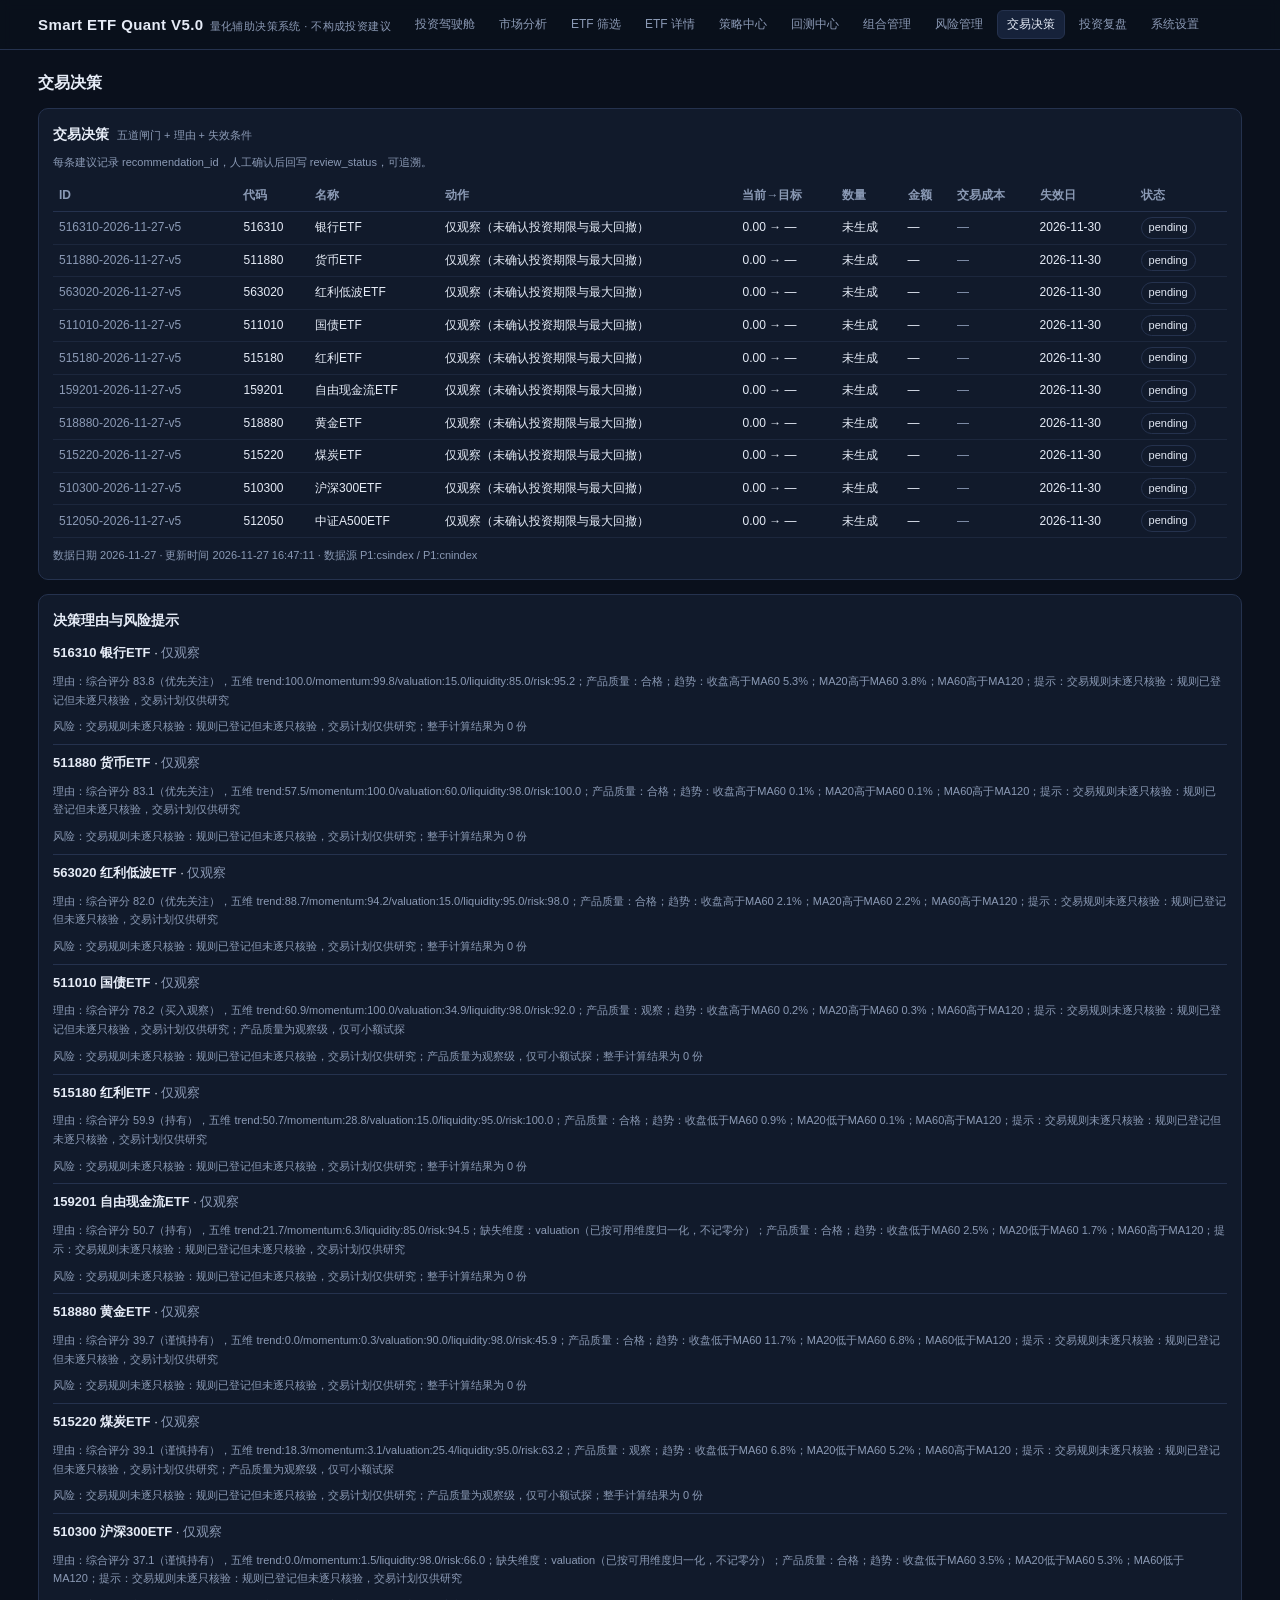
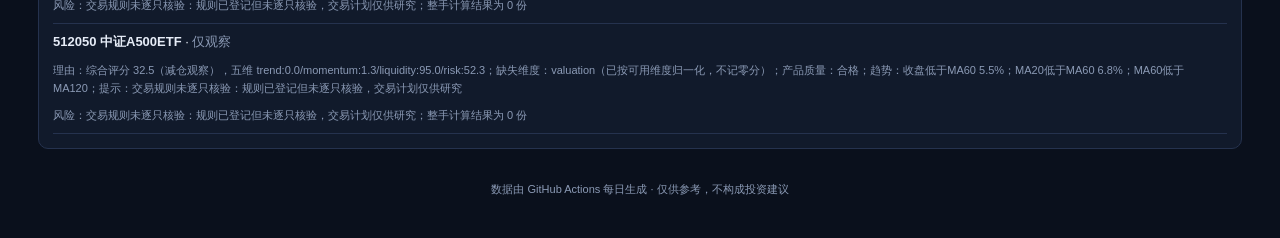
<file: frontend/decision.html>
<!doctype html>
<html lang="zh-CN">
<head>
<meta charset="utf-8">
<meta name="viewport" content="width=device-width, initial-scale=1">
<meta name="robots" content="noindex">
<title>交易决策 · Smart ETF Quant V5</title>
<link rel="stylesheet" href="assets/theme.css">
</head>
<body data-page="decision">
<div id="app"></div>
<script src="assets/charts.js?v=6"></script>
<script src="assets/app.js?v=6"></script>
</body>
</html>
</file>
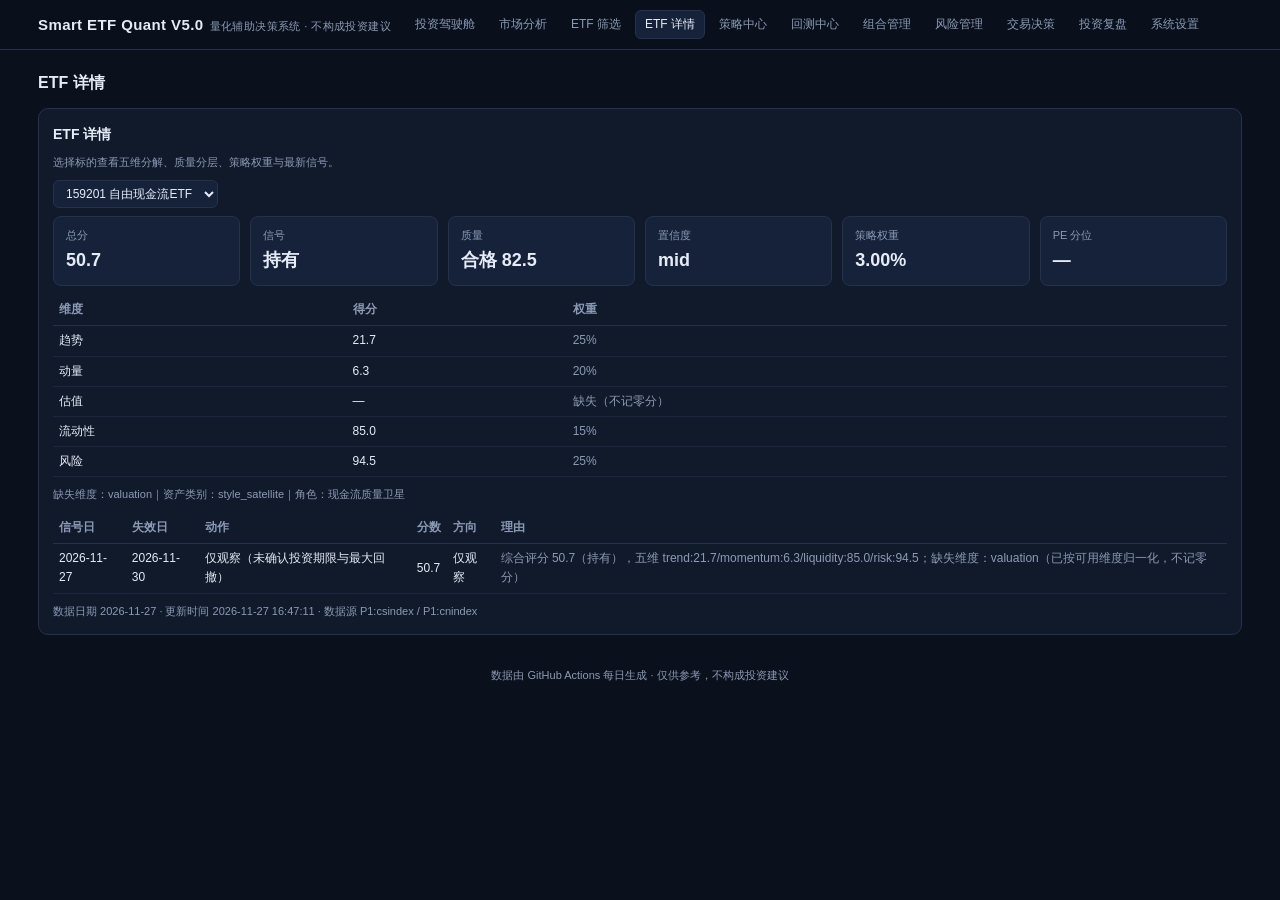
<file: frontend/etf.html>
<!doctype html>
<html lang="zh-CN">
<head>
<meta charset="utf-8">
<meta name="viewport" content="width=device-width, initial-scale=1">
<meta name="robots" content="noindex">
<title>ETF 详情 · Smart ETF Quant V5</title>
<link rel="stylesheet" href="assets/theme.css">
</head>
<body data-page="etf">
<div id="app"></div>
<script src="assets/charts.js?v=6"></script>
<script src="assets/app.js?v=6"></script>
</body>
</html>
</file>
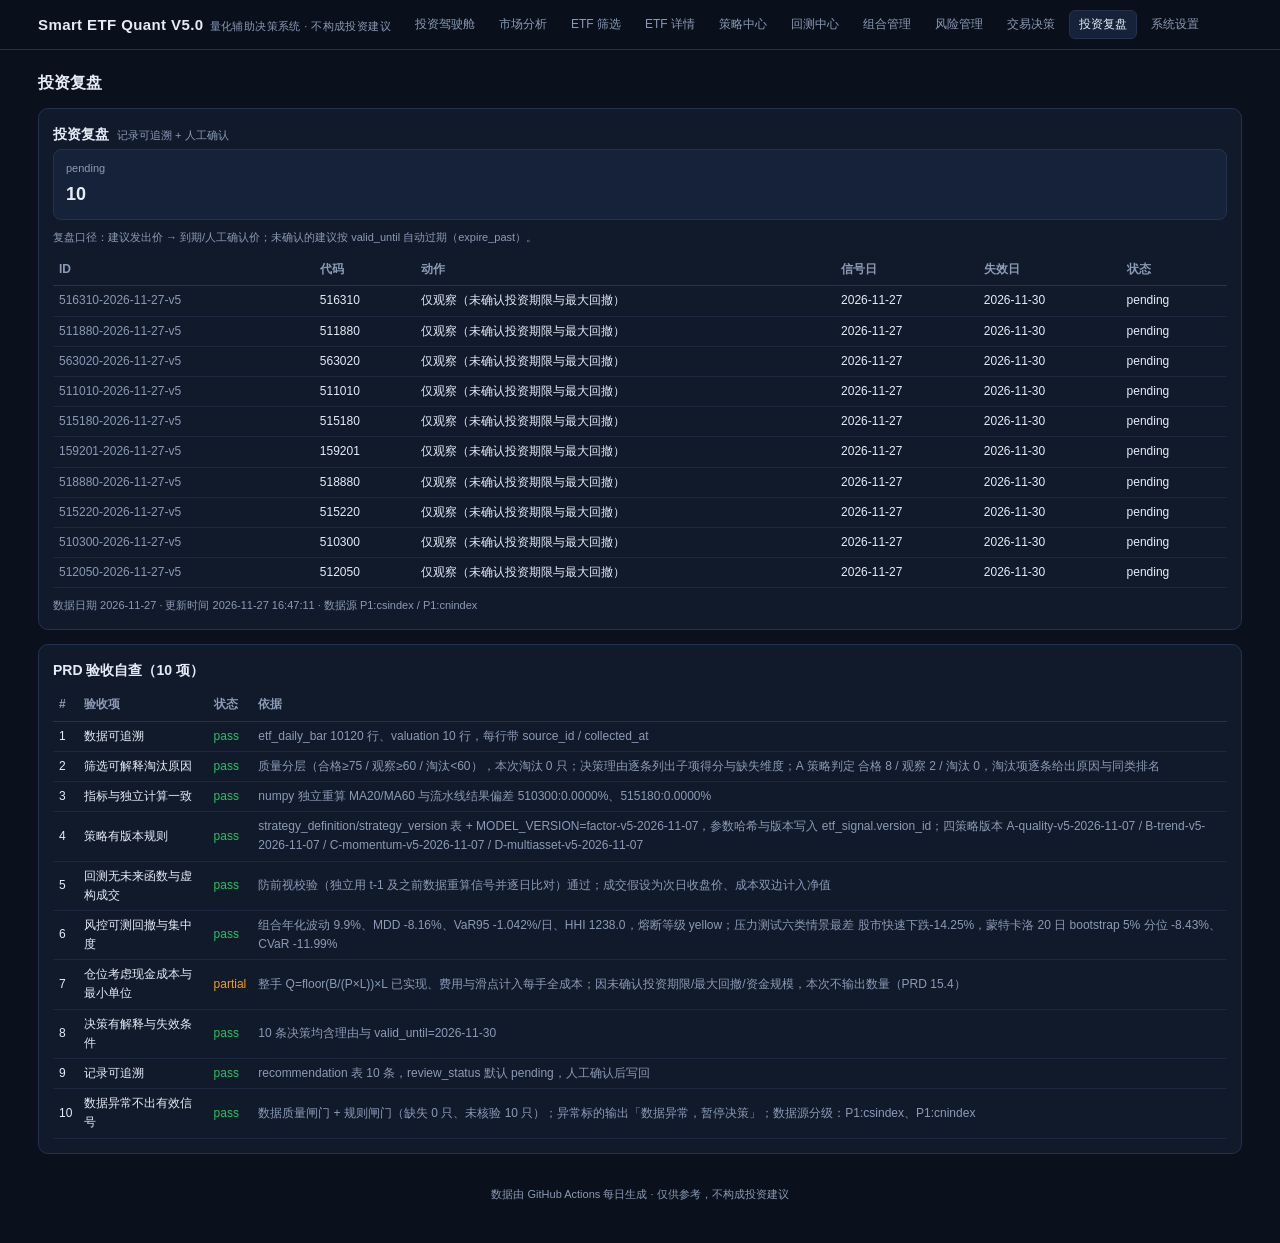
<file: frontend/review.html>
<!doctype html>
<html lang="zh-CN">
<head>
<meta charset="utf-8">
<meta name="viewport" content="width=device-width, initial-scale=1">
<meta name="robots" content="noindex">
<title>投资复盘 · Smart ETF Quant V5</title>
<link rel="stylesheet" href="assets/theme.css">
</head>
<body data-page="review">
<div id="app"></div>
<script src="assets/charts.js?v=6"></script>
<script src="assets/app.js?v=6"></script>
</body>
</html>
</file>
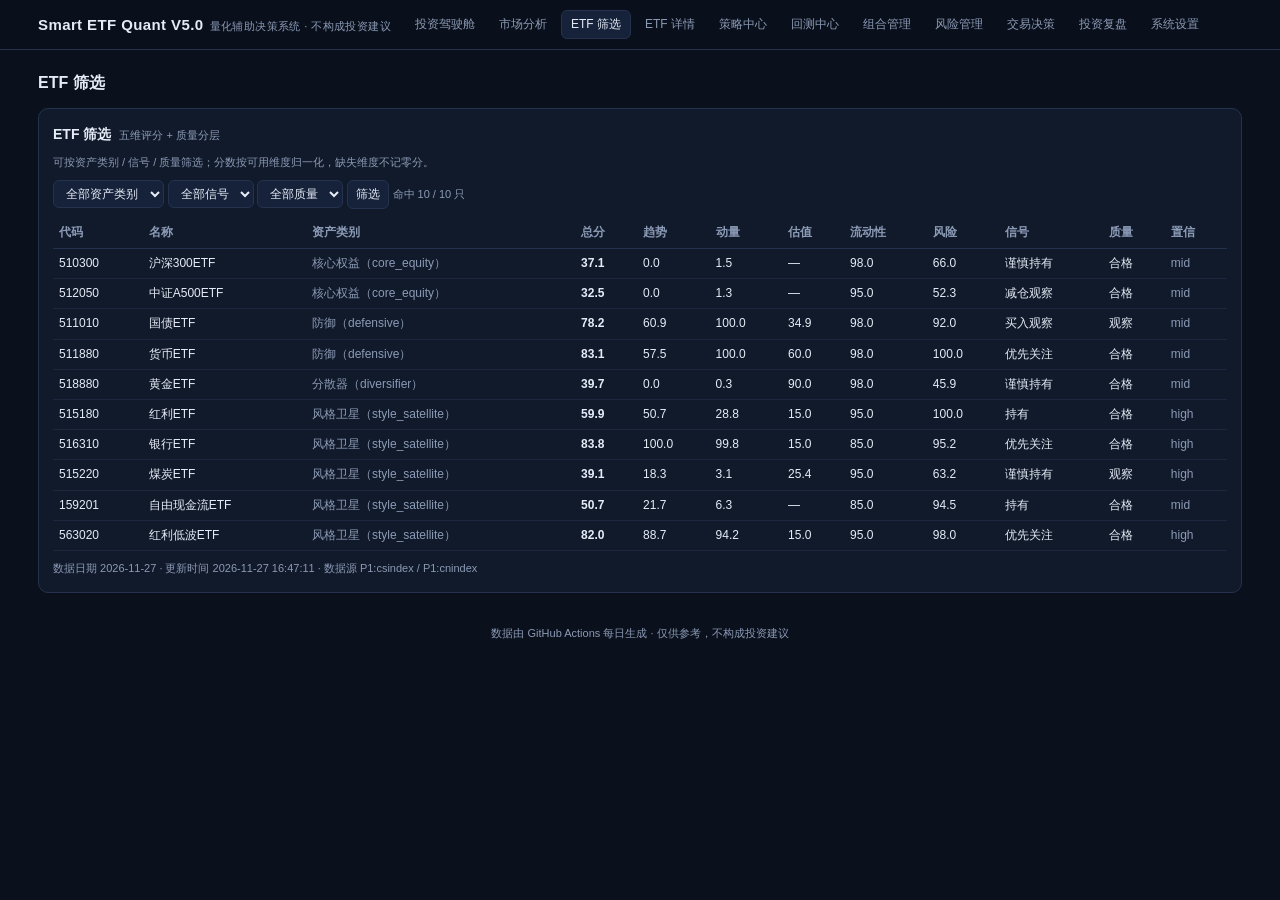
<file: frontend/screener.html>
<!doctype html>
<html lang="zh-CN">
<head>
<meta charset="utf-8">
<meta name="viewport" content="width=device-width, initial-scale=1">
<meta name="robots" content="noindex">
<title>ETF 筛选 · Smart ETF Quant V5</title>
<link rel="stylesheet" href="assets/theme.css">
</head>
<body data-page="screener">
<div id="app"></div>
<script src="assets/charts.js?v=6"></script>
<script src="assets/app.js?v=6"></script>
</body>
</html>
</file>
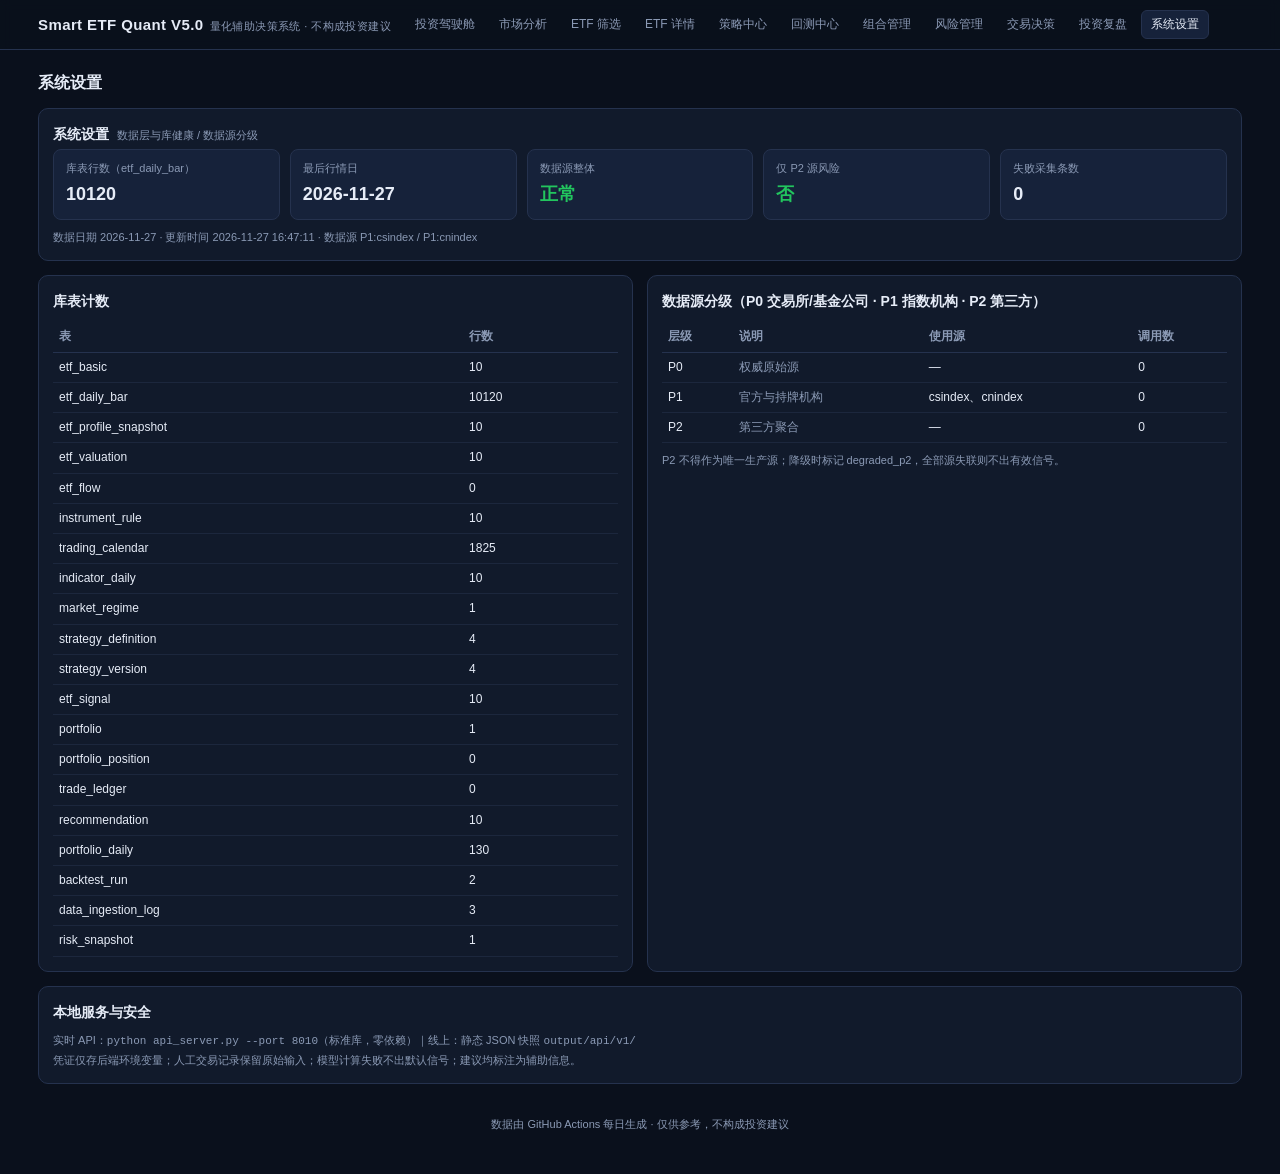
<file: frontend/settings.html>
<!doctype html>
<html lang="zh-CN">
<head>
<meta charset="utf-8">
<meta name="viewport" content="width=device-width, initial-scale=1">
<meta name="robots" content="noindex">
<title>系统设置 · Smart ETF Quant V5</title>
<link rel="stylesheet" href="assets/theme.css">
</head>
<body data-page="settings">
<div id="app"></div>
<script src="assets/charts.js?v=6"></script>
<script src="assets/app.js?v=6"></script>
</body>
</html>
</file>
<file: frontend/assets/theme.css>
/* V5 前端共享样式：深色金融终端风格，零构建、零框架 */
:root {
  --bg: #0a101c; --panel: #111a2b; --panel2: #16223a; --line: #25324e;
  --txt: #e6ecf7; --dim: #8b9ab5; --green: #22c55e; --red: #ef4444;
  --amber: #f59e0b; --blue: #38bdf8; --violet: #a78bfa;
}
* { box-sizing: border-box; }
html, body { margin: 0; padding: 0; background: var(--bg); color: var(--txt);
  font: 13px/1.6 -apple-system, "Segoe UI", "Microsoft YaHei", sans-serif; }
a { color: var(--blue); text-decoration: none; }
a:hover { text-decoration: underline; }
.wrap { max-width: 1240px; margin: 0 auto; padding: 0 18px 40px; }
header.top { position: sticky; top: 0; z-index: 9; background: rgba(10,16,28,.94);
  border-bottom: 1px solid var(--line); backdrop-filter: blur(6px); }
.topin { max-width: 1240px; margin: 0 auto; padding: 10px 18px; display: flex; gap: 14px;
  align-items: center; flex-wrap: wrap; }
.brand { font-size: 15px; font-weight: 700; letter-spacing: .4px; }
.brand small { color: var(--dim); font-weight: 400; font-size: 11px; margin-left: 6px; }
nav.pages { display: flex; gap: 4px; flex-wrap: wrap; }
nav.pages a { padding: 4px 9px; border: 1px solid transparent; border-radius: 6px;
  color: var(--dim); font-size: 12px; }
nav.pages a.on { color: var(--txt); border-color: var(--line); background: var(--panel2); }
main { padding-top: 16px; }
.card { background: var(--panel); border: 1px solid var(--line); border-radius: 10px;
  padding: 14px; margin-bottom: 14px; }
.card h2 { margin: 0 0 4px; font-size: 14px; font-weight: 700; }
.card h2 span.code, .code { color: var(--dim); font-weight: 400; font-size: 11px; margin-left: 8px; }
.kpis { display: grid; grid-template-columns: repeat(auto-fit, minmax(170px, 1fr)); gap: 10px; }
.kpi { background: var(--panel2); border: 1px solid var(--line); border-radius: 8px; padding: 10px 12px; }
.kpi .k { color: var(--dim); font-size: 11px; }
.kpi .v { font-size: 18px; font-weight: 700; margin-top: 2px; }
.kpi .s { color: var(--dim); font-size: 11px; }
.grid2 { display: grid; grid-template-columns: repeat(auto-fit, minmax(420px, 1fr)); gap: 14px; }
table.t { width: 100%; border-collapse: collapse; font-size: 12px; margin-top: 8px; }
table.t th { text-align: left; color: var(--dim); font-weight: 600; padding: 6px;
  border-bottom: 1px solid var(--line); white-space: nowrap; }
table.t td { padding: 5px 6px; border-bottom: 1px solid rgba(37,50,78,.55); vertical-align: middle; }
table.t tr.sub td { color: #c8d3e6; font-size: 11px; background: rgba(255,255,255,.02); }
.bar { height: 5px; background: #1c2740; border-radius: 3px; margin-top: 3px; overflow: hidden; }
.bar > i { display: block; height: 100%; border-radius: 3px; }
.tag { display: inline-block; padding: 1px 7px; border-radius: 999px; font-size: 11px;
  border: 1px solid var(--line); }
.g { color: var(--green); } .r { color: var(--red); } .a { color: var(--amber); }
.b { color: var(--blue); } .d { color: var(--dim); }
.mini { color: var(--dim); font-size: 11px; margin-top: 8px; line-height: 1.7; }
.warn { border-left: 3px solid var(--amber); background: rgba(245,158,11,.08);
  padding: 8px 10px; border-radius: 6px; font-size: 12px; margin-top: 10px; }
.err { border-left: 3px solid var(--red); background: rgba(239,68,68,.08);
  padding: 10px; border-radius: 6px; font-size: 12px; }
.chart { width: 100%; height: 300px; }
footer.ft { color: var(--dim); font-size: 11px; text-align: center; padding: 18px 0 0; }
input, select, button { background: var(--panel2); color: var(--txt); border: 1px solid var(--line);
  border-radius: 6px; padding: 5px 8px; font-size: 12px; }
button { cursor: pointer; }
button:hover { border-color: var(--blue); }
.lock { color: var(--amber); }
</file>
